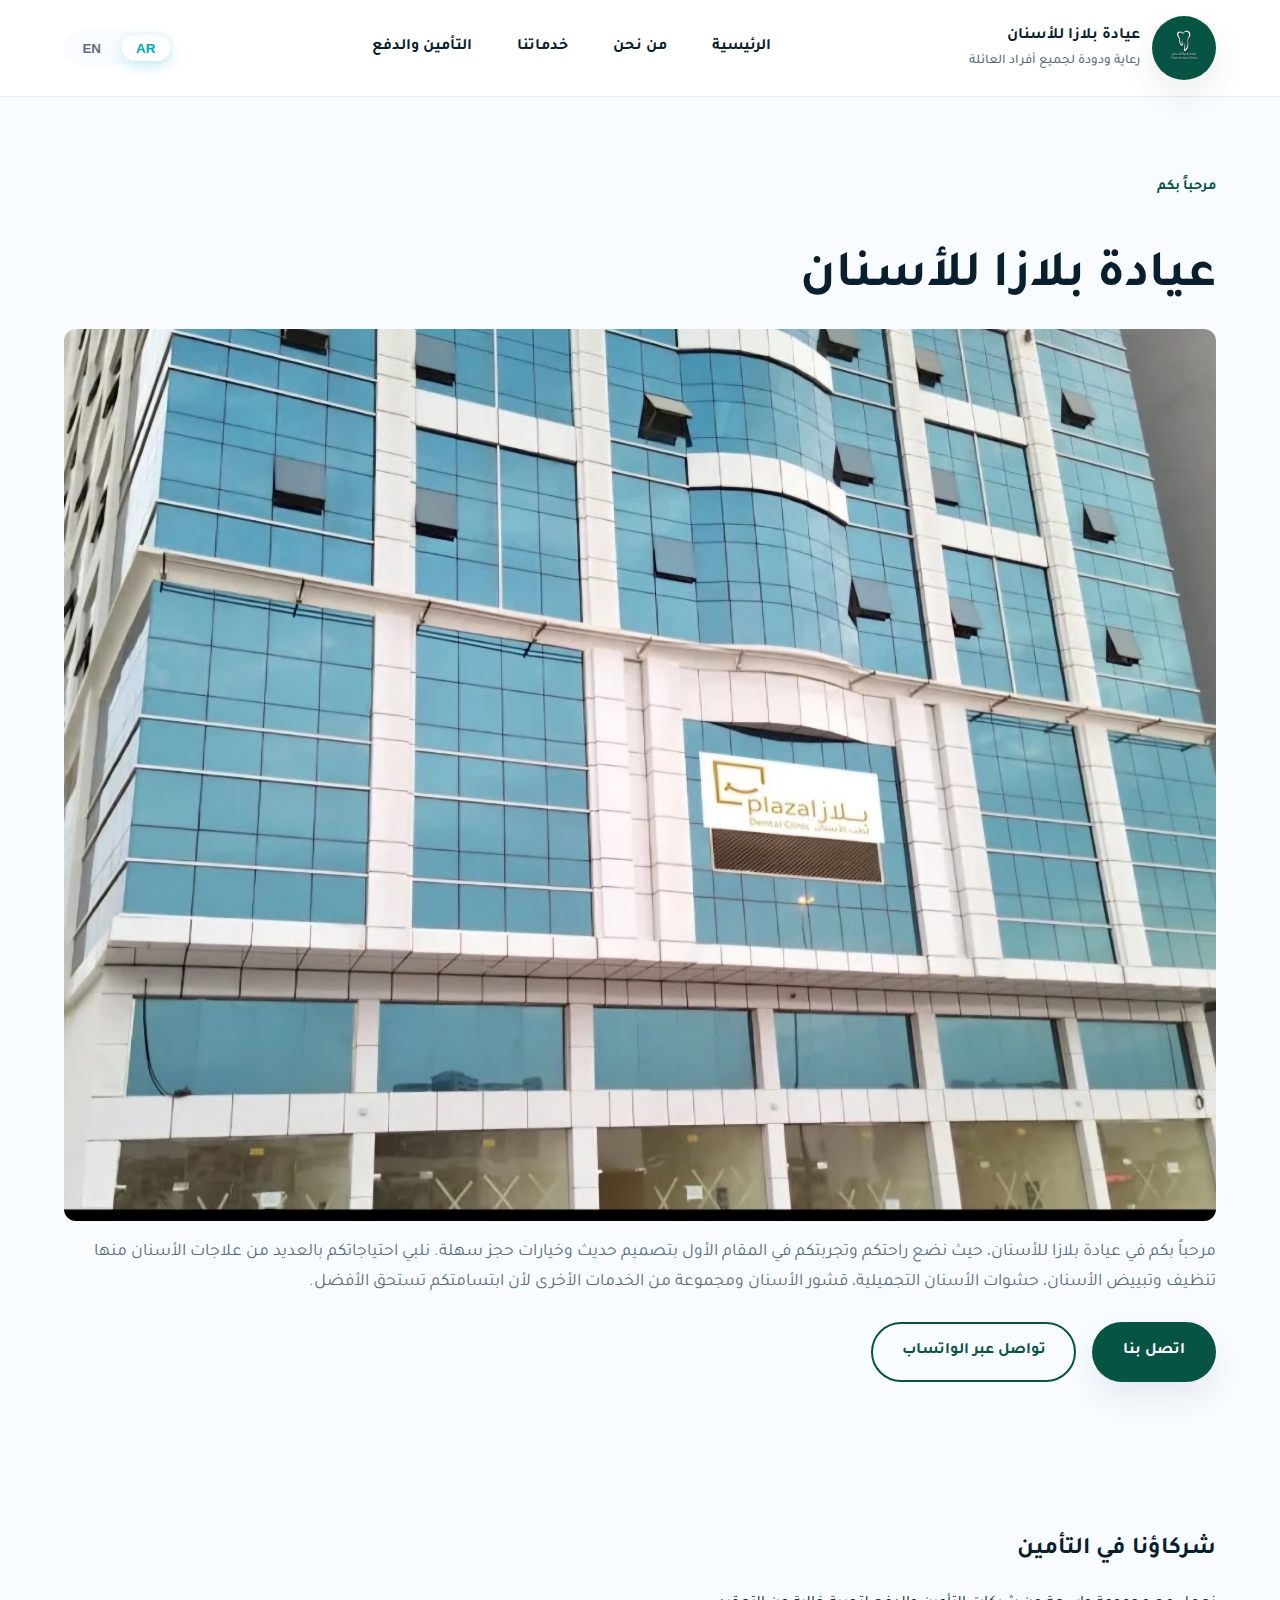
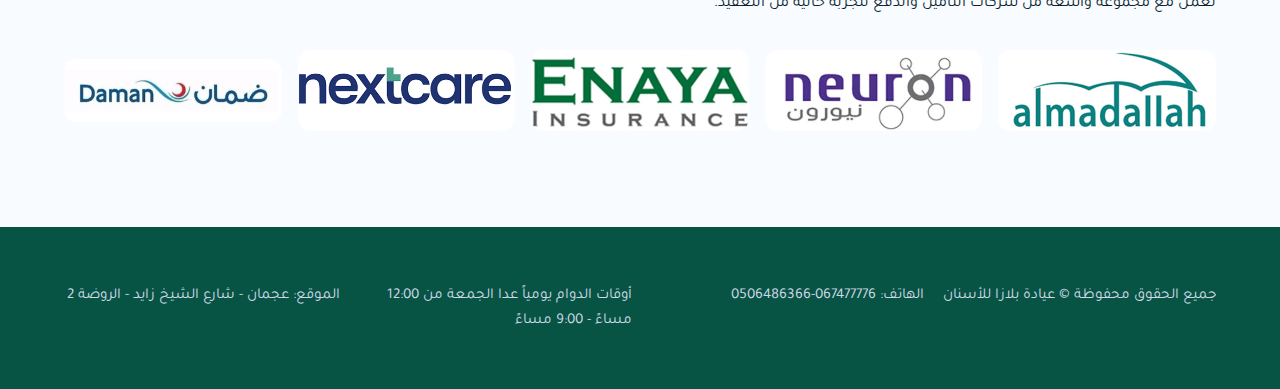
<file: index.html>
<!DOCTYPE html>
<html lang="ar" dir="rtl">
  <head>
    <!-- Google Tag Manager -->
<script>(function(w,d,s,l,i){w[l]=w[l]||[];w[l].push({'gtm.start':
new Date().getTime(),event:'gtm.js'});var f=d.getElementsByTagName(s)[0],
j=d.createElement(s),dl=l!='dataLayer'?'&l='+l:'';j.async=true;j.src=
'https://www.googletagmanager.com/gtm.js?id='+i+dl;f.parentNode.insertBefore(j,f);
})(window,document,'script','dataLayer','GTM-PJJW8KDW');</script>
<!-- End Google Tag Manager -->
    <meta charset="UTF-8" />
    <meta name="viewport" content="width=device-width, initial-scale=1.0" />
    <meta
      name="description"
      content="عيادة بلازا للأسنان تقدم تجربة رعاية لطيفة وحديثة مع خيارات حجز مرنة ودعم تأمين واسع."
    />
    <meta
      name="keywords"
      content="عيادة أسنان, بلازا, تنظيف الأسنان, تبييض الأسنان, حجز موعد أسنان"
    />
    <title data-i18n="seo.homeTitle">عيادة بلازا للأسنان</title>
    <link rel="stylesheet" href="style.css" />
    <!-- Google tag (gtag.js) -->
<script async src="https://www.googletagmanager.com/gtag/js?id=AW-17765559713">
</script>
<script>
  window.dataLayer = window.dataLayer || [];
  function gtag(){dataLayer.push(arguments);}
  gtag('js', new Date());

  gtag('config', 'AW-17765559713');
</script>
  </head>
  <body>
    <!-- Google Tag Manager (noscript) -->
<noscript><iframe src="https://www.googletagmanager.com/ns.html?id=GTM-PJJW8KDW"
height="0" width="0" style="display:none;visibility:hidden"></iframe></noscript>
<!-- End Google Tag Manager (noscript) -->
    <header class="site-header">
      <div class="container nav-container">
        <a href="index.html" class="logo">
          <img src="logo.webp" class="circle-img" alt="Plaza Dental Clinic logo" />
          <div>
            <span data-i18n="brand.name">عيادة بلازا للأسنان</span>
            <small data-i18n="brand.tagline">رعاية ودودة لجميع أفراد العائلة</small>
          </div>
        </a>
        <nav class="main-nav">
          <a href="index.html" data-i18n="nav.home">الرئيسية</a>
          <a href="about.html" data-i18n="nav.about">من نحن</a>
          <a href="services.html" data-i18n="nav.services">خدماتنا</a>
          <a href="insurance.html" data-i18n="nav.insurance">التأمين والدفع</a>
        </nav>
        <div class="lang-toggle" aria-label="Language selector">
          <button class="lang-btn active" data-lang="ar">AR</button>
          <button class="lang-btn" data-lang="en">EN</button>
        </div>
      </div>
    </header>

    <main>
      <section class="hero">
        <div class="container hero-grid">
          <div class="hero-text">
            <p class="eyebrow" data-i18n="hero.eyebrow">مرحباً بكم</p>
             <div class="hero-media">
                <h1 data-i18n="hero.title">عيادة بلازا للأسنان</h1>
            <img
              src="img.jpg"
              alt="Modern dental chair and welcoming clinic"
              class="hero-img"
              loading="lazy"
            />
          </div>
         
            <p class="lead" data-i18n="hero.subtitle">
              مرحباً بكم في عيادة بلازا للأسنان، حيث نضع راحتكم وتجربتكم في المقام الأول
              بتصميم حديث وخيارات حجز سهلة.
              <br />
              نلبي احتياجاتكم بالعديد من علاجات الأسنان منها تنظيف وتبييض الأسنان، حشوات
              الأسنان التجميلية، قشور الأسنان ومجموعة من الخدمات الأخرى لأن ابتسامتكم تستحق
              الأفضل.
            </p>
            <div class="cta-group">
              <a
                class="btn primary"
                href="tel:067477776"
                data-i18n="hero.ctaCall"
                data-gtm-event="call_click"
                >اتصل بنا</a
              >
              
              <a
                class="btn secondary"
                href="https://wa.me/971506486366"
                target="_blank"
                rel="noopener"
                data-i18n="hero.ctaWhatsapp"
                 data-gtm-event="whatsapp_click"
                >تواصل عبر الواتساب</a
              >
            </div>
          </div>
         
        </div>
      </section>

      <section class="partners">
        <div class="container">
          <h2 data-i18n="partners.title">شركاؤنا في التأمين</h2>
          <p data-i18n="partners.text">
            نعمل مع مجموعة واسعة من شركات التأمين والدفع لتجربة خالية من التعقيد.
          </p>
          <div class="partner-logos">
            <img src="insurance1.jpg" alt="Insurance logo 1" />
            <img src="insurance2.jpg" alt="Insurance logo 2" />
            <img src="insurance3.jpg" alt="Insurance logo 3" />
            <img src="insurance4.jpg" alt="Insurance logo 4" />
            <img src="insurance5.jpg" alt="Insurance logo 5" />
          </div>
        </div>
      </section>
    </main>

    <footer class="site-footer">
      <div class="container footer-grid">
        <p data-i18n="footer.rights">جميع الحقوق محفوظة © عيادة بلازا للأسنان</p>
        <p data-i18n="footer.phone">الهاتف: 067477777 - 0506486366 </p>
        <p data-i18n="footer.hours">الدوام: يومياً 12 مساءً – 9 مساءً</p>
        <p data-i18n="footer.location">الموقع: عجمان - شارع الشيخ زايد -الروضة 2</p>
      </div>
    </footer>

    <script src="script.js"></script>
  </body>
</html>
</file>
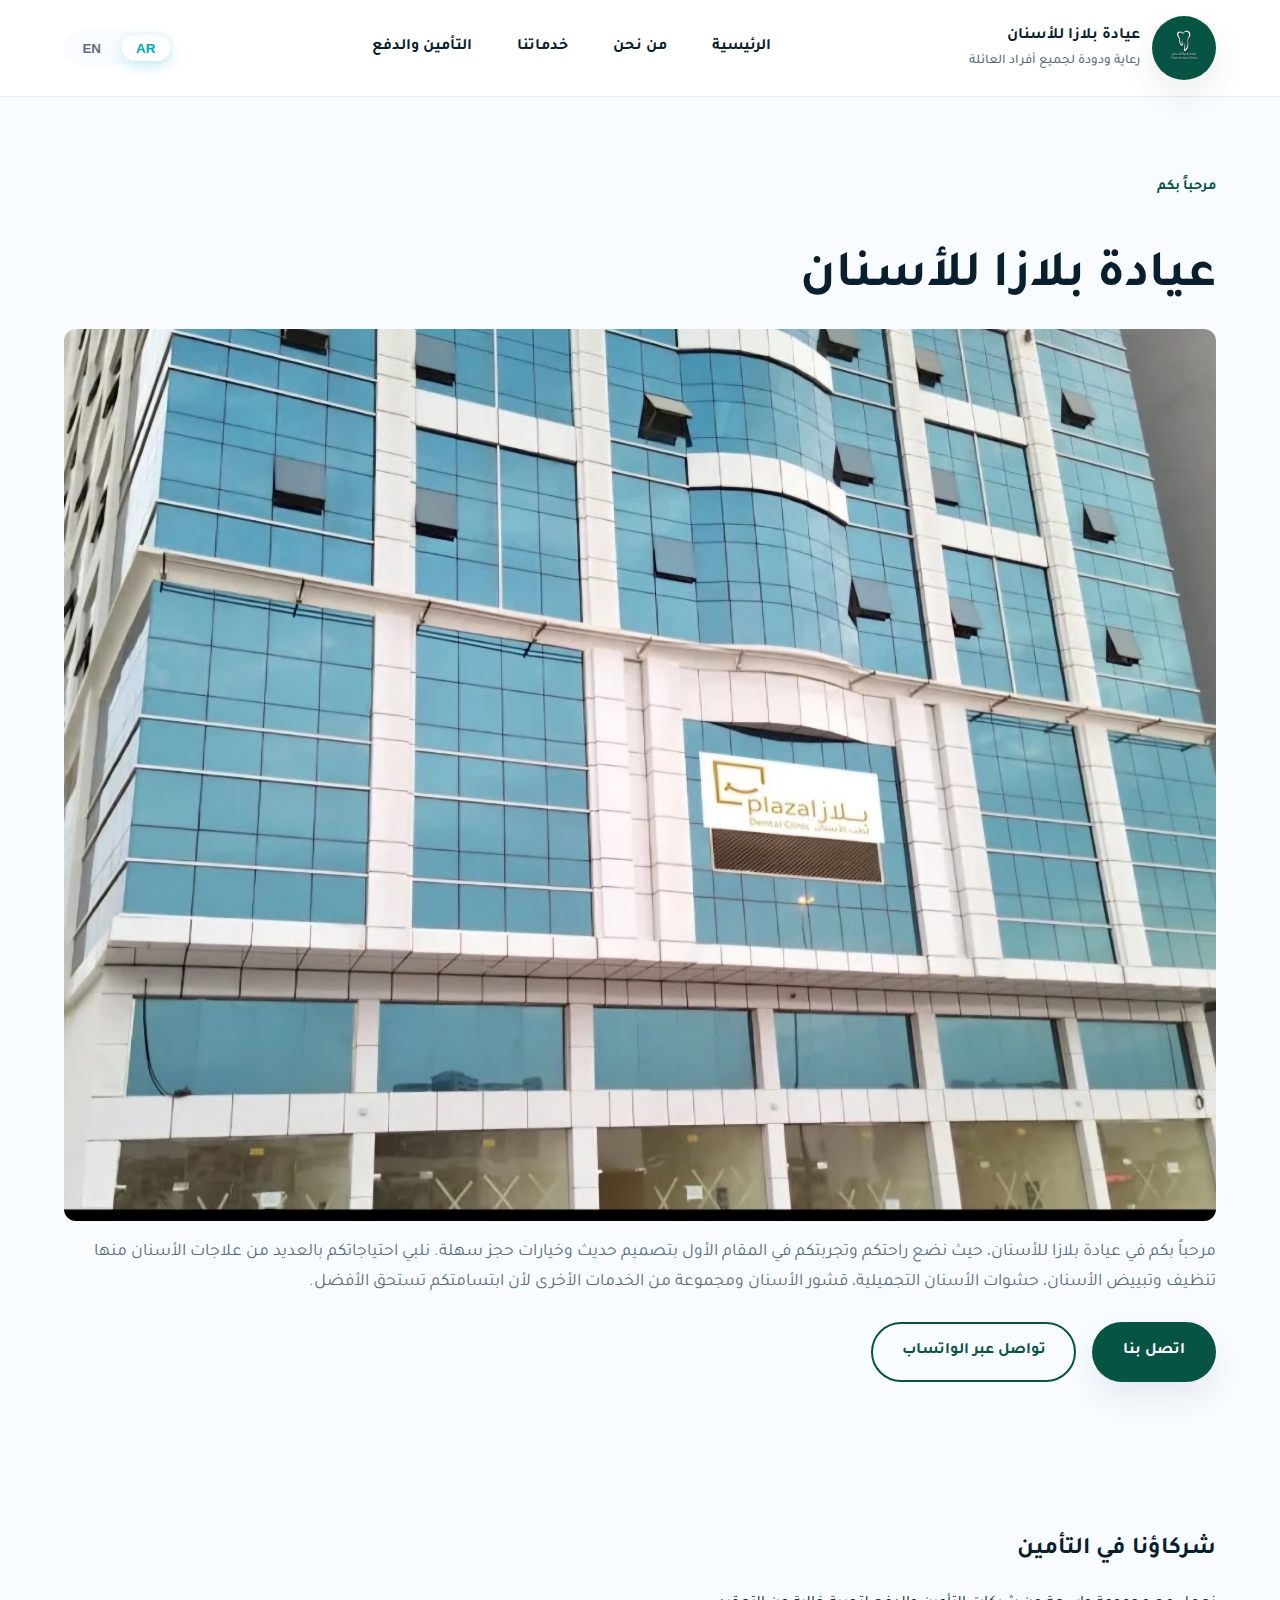
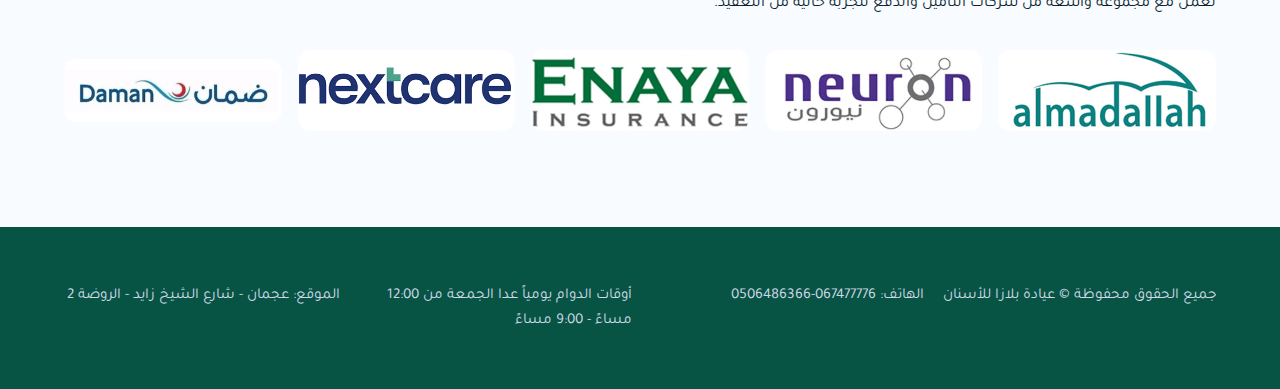
<file: plaza website/index.html>
<!DOCTYPE html>
<html lang="ar" dir="rtl">
  <head>
    <meta charset="UTF-8" />
    <meta name="viewport" content="width=device-width, initial-scale=1.0" />
    <meta
      name="description"
      content="عيادة بلازا للأسنان تقدم تجربة رعاية لطيفة وحديثة مع خيارات حجز مرنة ودعم تأمين واسع."
    />
    <meta
      name="keywords"
      content="عيادة أسنان, بلازا, تنظيف الأسنان, تبييض الأسنان, حجز موعد أسنان"
    />
    <title data-i18n="seo.homeTitle">عيادة بلازا للأسنان</title>
    <link rel="stylesheet" href="style.css" />
  </head>
  <body>
    <header class="site-header">
      <div class="container nav-container">
        <a href="index.html" class="logo">
          <img src="logo.webp" class="circle-img" alt="Plaza Dental Clinic logo" />
          <div>
            <span data-i18n="brand.name">عيادة بلازا للأسنان</span>
            <small data-i18n="brand.tagline">رعاية ودودة لجميع أفراد العائلة</small>
          </div>
        </a>
        <nav class="main-nav">
          <a href="index.html" data-i18n="nav.home">الرئيسية</a>
          <a href="about.html" data-i18n="nav.about">من نحن</a>
          <a href="services.html" data-i18n="nav.services">خدماتنا</a>
          <a href="insurance.html" data-i18n="nav.insurance">التأمين والدفع</a>
        </nav>
        <div class="lang-toggle" aria-label="Language selector">
          <button class="lang-btn active" data-lang="ar">AR</button>
          <button class="lang-btn" data-lang="en">EN</button>
        </div>
      </div>
    </header>

    <main>
      <section class="hero">
        <div class="container hero-grid">
          <div class="hero-text">
            <p class="eyebrow" data-i18n="hero.eyebrow">مرحباً بكم</p>
             <div class="hero-media">
                <h1 data-i18n="hero.title">عيادة بلازا للأسنان</h1>
            <img
              src="img.jpg"
              alt="Modern dental chair and welcoming clinic"
              class="hero-img"
              loading="lazy"
            />
          </div>
         
            <p class="lead" data-i18n="hero.subtitle">
              مرحباً بكم في عيادة بلازا للأسنان، حيث نضع راحتكم وتجربتكم في المقام الأول
              بتصميم حديث وخيارات حجز سهلة.
              <br />
              نلبي احتياجاتكم بالعديد من علاجات الأسنان منها تنظيف وتبييض الأسنان، حشوات
              الأسنان التجميلية، قشور الأسنان ومجموعة من الخدمات الأخرى لأن ابتسامتكم تستحق
              الأفضل.
            </p>
            <div class="cta-group">
              <a
                class="btn primary"
                href="tel:067477776"
                data-i18n="hero.ctaCall"
                >اتصل بنا</a
              >
              <a
                class="btn secondary"
                href="https://wa.me/971506486366"
                target="_blank"
                rel="noopener"
                data-i18n="hero.ctaWhatsapp"
                >تواصل عبر الواتساب</a
              >
            </div>
          </div>
         
        </div>
      </section>

      <section class="partners">
        <div class="container">
          <h2 data-i18n="partners.title">شركاؤنا في التأمين</h2>
          <p data-i18n="partners.text">
            نعمل مع مجموعة واسعة من شركات التأمين والدفع لتجربة خالية من التعقيد.
          </p>
          <div class="partner-logos">
            <img src="insurance1.jpg" alt="Insurance logo 1" />
            <img src="insurance2.jpg" alt="Insurance logo 2" />
            <img src="insurance3.jpg" alt="Insurance logo 3" />
            <img src="insurance4.jpg" alt="Insurance logo 4" />
            <img src="insurance5.jpg" alt="Insurance logo 5" />
          </div>
        </div>
      </section>
    </main>

    <footer class="site-footer">
      <div class="container footer-grid">
        <p data-i18n="footer.rights">جميع الحقوق محفوظة © عيادة بلازا للأسنان</p>
        <p data-i18n="footer.phone">الهاتف: 067477777 - 0506486366 </p>
        <p data-i18n="footer.hours">الدوام: يومياً 12 مساءً – 9 مساءً</p>
        <p data-i18n="footer.location">الموقع: عجمان - شارع الشيخ زايد -الروضة 2</p>
      </div>
    </footer>

    <script src="script.js"></script>
  </body>
</html>
</file>
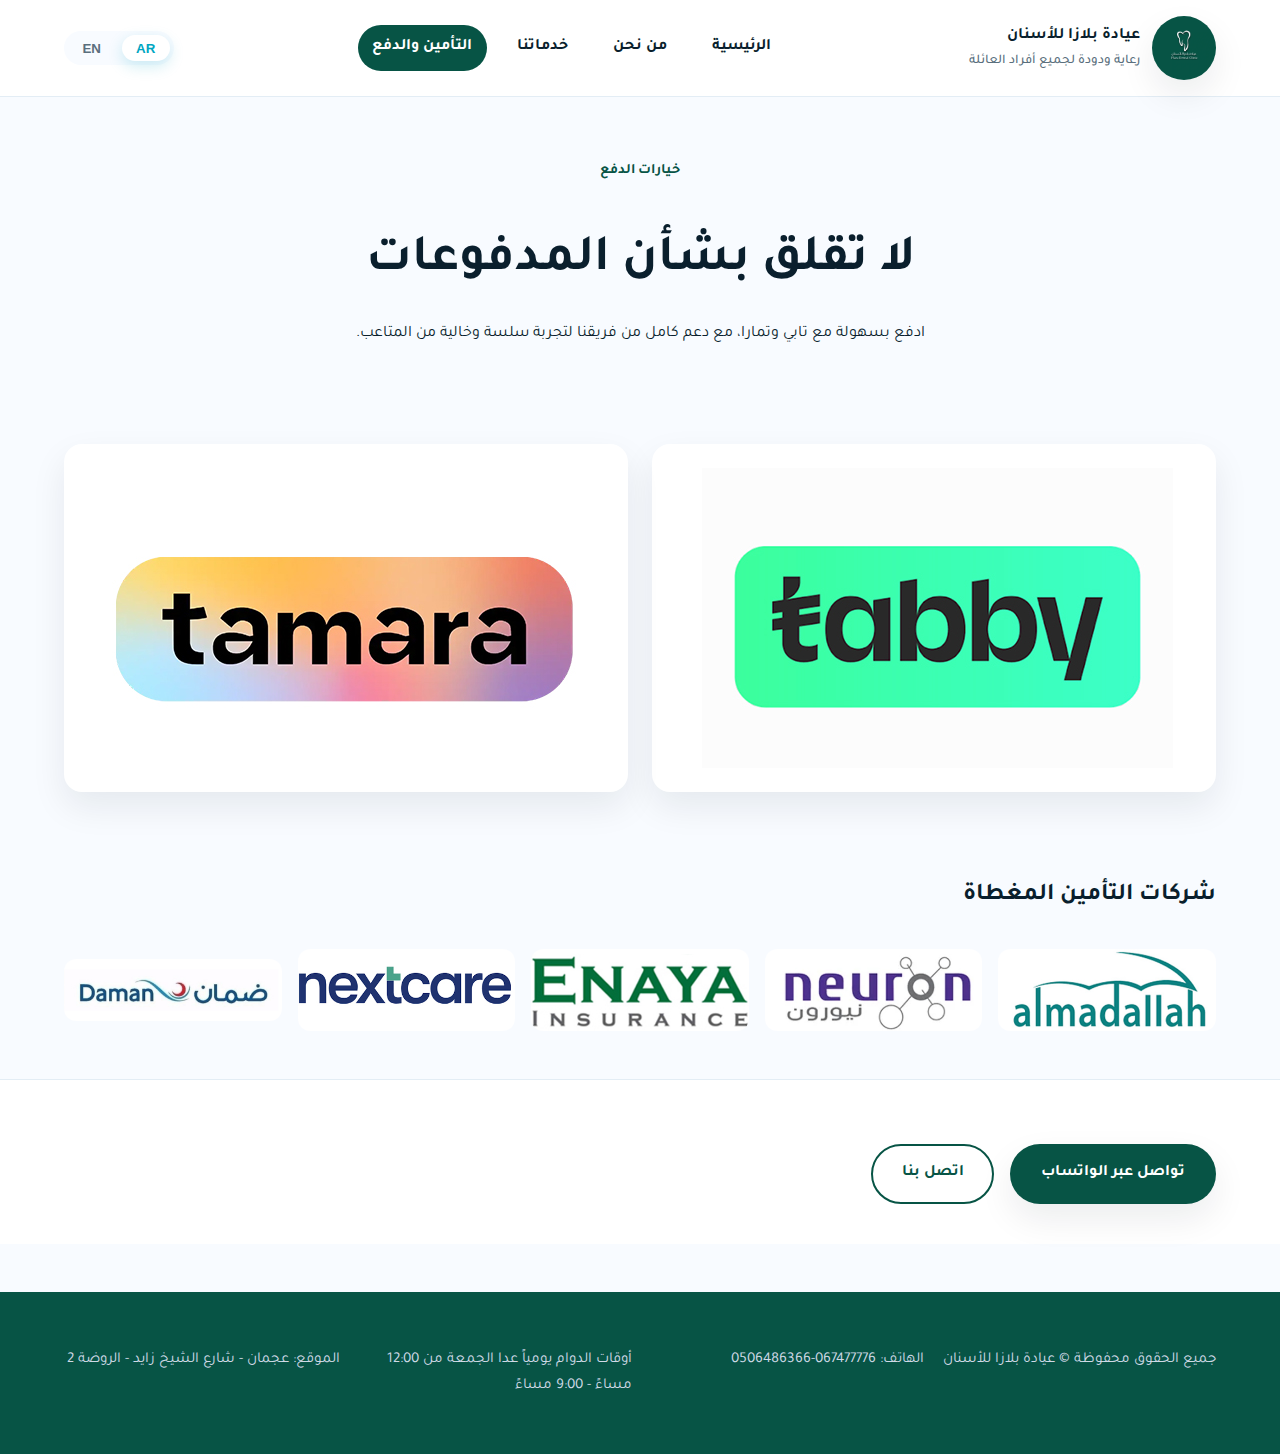
<file: insurance.html>
<!DOCTYPE html>
<html lang="ar" dir="rtl">
  <head>
    <meta charset="UTF-8" />
    <meta name="viewport" content="width=device-width, initial-scale=1.0" />
    <meta
      name="description"
      content="خيارات الدفع والتأمين في عيادة بلازا للأسنان مصممة لتكون سهلة ومرنة."
    />
    <title data-i18n="seo.insuranceTitle">التأمين والدفع | عيادة بلازا للأسنان</title>
    <link rel="stylesheet" href="style.css" />
  </head>
  <body>
    <header class="site-header">
      <div class="container nav-container">
        <a href="index.html" class="logo">
          <img src="logo.webp" class="circle-img" alt="Plaza Dental Clinic logo" />
          <div>
            <span data-i18n="brand.name">عيادة بلازا للأسنان</span>
            <small data-i18n="brand.tagline">رعاية ودودة لجميع أفراد العائلة</small>
          </div>
        </a>
        <nav class="main-nav">
          <a href="index.html" data-i18n="nav.home">الرئيسية</a>
          <a href="about.html" data-i18n="nav.about">من نحن</a>
          <a href="services.html" data-i18n="nav.services">خدماتنا</a>
          <a class="active" href="insurance.html" data-i18n="nav.insurance">التأمين والدفع</a>
        </nav>
        <div class="lang-toggle" aria-label="Language selector">
          <button class="lang-btn active" data-lang="ar">AR</button>
          <button class="lang-btn" data-lang="en">EN</button>
        </div>
      </div>
    </header>

    <main>
      <section class="page-hero">
        <div class="container narrow">
          <p class="eyebrow" data-i18n="insurance.eyebrow">خيارات الدفع</p>
          <h1 data-i18n="insurance.title">لا تقلق بشأن المدفوعات</h1>
          <p data-i18n="insurance.subtitle">
            ادفع بسهولة مع تابي وتمارا، مع دعم كامل من فريقنا لتجربة سلسة وخالية من المتاعب.
          </p>
        </div>
      </section>

      <section class="payment-programs">
        <div class="container">
          <div class="programs-grid">
            <div class="program-card">
              <img
                src="tabby.jpg"
                alt="Flexible payment illustration"
                loading="lazy"
              />
            </div>
            <div class="program-card">
              <img
                src="tamara.jpg"
                alt="Guest completing payment with support"
                loading="lazy"
              />
            </div>
          </div>
        </div>
      </section>

      <section class="partners">
        <div class="container">
          <h2 data-i18n="insurance.partnersTitle">شركات التأمين المغطاة</h2>
          <div class="partner-logos">
            <img src="insurance1.jpg" alt="Insurance logo 1" />
            <img src="insurance2.jpg" alt="Insurance logo 2" />
            <img src="insurance3.jpg"alt="Insurance logo 3" />
            <img src="insurance4.jpg" alt="Insurance logo 4" />
            <img src="insurance5.jpg" alt="Insurance logo 5" />
          </div>
        </div>
      </section>

      <section class="cta-strip">
        <div class="container cta-group">
          <a class="btn primary" href="https://wa.me/971506486366" target="_blank" rel="noopener" data-i18n="insurance.ctaWhatsapp"
            >تواصل عبر الواتساب</a
          >
          <a class="btn secondary" href="tel:067477776" data-i18n="insurance.ctaCall">اتصل بنا</a>
        </div>
      </section>
    </main>

    <footer class="site-footer">
      <div class="container footer-grid">
        <p data-i18n="footer.rights">جميع الحقوق محفوظة © عيادة بلازا للأسنان</p>
        <p data-i18n="footer.phone">الهاتف: 067477776  0506486366</p>
        <p data-i18n="footer.hours">أوقات الدوام يومياً عدا الجمعة من 12:00 مساءً - 9:00 مساءً</p>
        <p data-i18n="footer.location">عجمان - شارع الشيخ زايد - الروضة 2</p>
      </div>
    </footer>

    <script src="script.js"></script>
  </body>
</html>
</file>
<file: style.css>
@import url("https://fonts.googleapis.com/css2?family=Tajawal:wght@400;500;700&display=swap");

:root {
  --bg: #f8fbff;
  --card: #ffffff;
  --accent: #00a6c2;
  --accent-dark: #0087a0;
  --text: #0a1f2d;
  --text-light: #5a6f7d;
  --border: #e3edf5;
  --shadow: 0 15px 35px rgba(15, 23, 42, 0.08);
}

*,
*::before,
*::after {
  box-sizing: border-box;
}

body {
  margin: 0;
  font-family: "Tajawal", "Segoe UI", system-ui, -apple-system, sans-serif;
  background: var(--bg);
  color: var(--text);
  line-height: 1.7;
}

img {
  max-width: 100%;
  display: block;
  border-radius: 12px;
}

.circle-img {
  width: 64px;
  height: 64px;
  border-radius: 50%;
  object-fit: cover;
  box-shadow: var(--shadow);
}

a {
  color: inherit;
  text-decoration: none;
}

.container {
  width: min(1200px, 90vw);
  margin: 0 auto;
}

.narrow {
  width: min(760px, 90vw);
}

.site-header {
  background: var(--card);
  border-bottom: 1px solid var(--border);
  position: sticky;
  top: 0;
  z-index: 10;
}

.nav-container {
  display: flex;
  align-items: center;
  justify-content: space-between;
  gap: 1.5rem;
  padding: 1rem 0;
}

.logo {
  display: flex;
  align-items: center;
  gap: 0.75rem;
  font-weight: 700;
}

.logo small {
  display: block;
  font-weight: 500;
  color: var(--text-light);
}

.main-nav {
  display: flex;
  gap: 1rem;
  font-weight: 600;
}

.main-nav a {
  padding: 0.6rem 0.9rem;
  border-radius: 999px;
  transition: background 0.2s, color 0.2s;
}

.main-nav a:hover,
.main-nav a.active {
  background: #075445;
  color: #fff;
}

.lang-toggle {
  display: inline-flex;
  gap: 0.4rem;
  background: var(--bg);
  padding: 0.25rem;
  border-radius: 999px;
}

.lang-btn {
  border: none;
  background: transparent;
  padding: 0.35rem 0.9rem;
  border-radius: 999px;
  cursor: pointer;
  font-weight: 600;
  color: var(--text-light);
}

.lang-btn.active {
  background: var(--card);
  color: var(--accent);
  box-shadow: 0 5px 15px rgba(0, 166, 194, 0.2);
}

.hero {
  padding: 4rem 0 5rem;
}

.hero-grid {
  display: grid;
  grid-template-columns: repeat(auto-fit, minmax(280px, 1fr));
  gap: 3rem;
  align-items: center;
}

.hero-text h1,
.page-hero h1 {
  font-size: clamp(2.4rem, 4vw, 3.4rem);
  margin-bottom: 0.5rem;
}

.hero .lead {
  font-size: 1.1rem;
  color: var(--text-light);
}

.eyebrow {
  letter-spacing: normal;
  font-size: 0.9rem;
  text-transform: uppercase;
  color: #075445;
  font-weight: 700;
  font-family: "Tajawal", "Segoe UI", system-ui, sans-serif;
}

.cta-group {
  display: flex;
  flex-wrap: wrap;
  gap: 1rem;
  margin-top: 1.5rem;
}

.btn {
  display: inline-flex;
  align-items: center;
  justify-content: center;
  padding: 0.9rem 1.8rem;
  border-radius: 999px;
  font-weight: 600;
  border: 2px solid transparent;
  transition: transform 0.2s, box-shadow 0.2s, background 0.2s;
}

.btn.primary {
  background: #075445;
  color: #fff;
  box-shadow: var(--shadow);
}

.btn.primary:hover {
  background: #053d32;
  transform: translateY(-2px);
}

.btn.secondary {
  background: transparent;
  color: #075445;
  border-color: #075445;
}

.btn.secondary:hover {
  background: rgba(7, 84, 69, 0.08);
}

.partners {
  padding: 3rem 0;
}

.partner-logos {
  display: grid;
  grid-template-columns: repeat(auto-fit, minmax(120px, 1fr));
  gap: 1rem;
  align-items: center;
  justify-items: center;
  margin-top: 2rem;
}

.page-hero {
  padding: 3rem 0;
  text-align: center;
}

.about-image {
  margin: 1.5rem 0 2rem;
  border-radius: 16px;
  overflow: hidden;
  box-shadow: var(--shadow);
}

.about-image img {
  width: 100%;
  max-width: 800px;
  height: auto;
  display: block;
  margin: 0 auto;
}

.about-intro {
  font-size: 1.1rem;
  line-height: 1.8;
  color: var(--text-secondary);
  margin-top: 1.5rem;
  max-width: 800px;
  margin-left: auto;
  margin-right: auto;
}

.about-highlights {
  padding: 3rem 0 5rem;
}

.about-benefits {
  padding: 2rem 0 4rem;
}

.about-benefits h2 {
  text-align: center;
  margin-bottom: 2rem;
  font-size: clamp(2rem, 3vw, 2.6rem);
}

.benefits-grid {
  display: grid;
  grid-template-columns: repeat(auto-fit, minmax(230px, 1fr));
  gap: 1.5rem;
}

.benefit-card {
  background: var(--card);
  padding: 1.5rem;
  border-radius: 18px;
  box-shadow: var(--shadow);
  border: 1px solid var(--border);
}

.benefit-card h3 {
  margin-top: 0.2rem;
  margin-bottom: 0.8rem;
}

.benefit-icon {
  font-size: 1.6rem;
}

.grid-2 {
  display: grid;
  grid-template-columns: repeat(auto-fit, minmax(260px, 1fr));
  gap: 2.5rem;
}

.about-points p,
.about-story p {
  background: var(--card);
  padding: 1rem 1.3rem;
  border-radius: 16px;
  margin: 0 0 1rem;
  box-shadow: var(--shadow);
}


.service-list {
  padding: 2rem 0 4rem;
}

.cards-grid {
  display: grid;
  grid-template-columns: repeat(auto-fit, minmax(250px, 1fr));
  gap: 1.5rem;
}

.service-card {
  background: var(--card);
  border-radius: 18px;
  padding: 1.2rem;
  box-shadow: var(--shadow);
  display: flex;
  flex-direction: column;
  gap: 1rem;
}

.service-card h3 {
  margin: 0;
}

.service-card img {
  height: 220px;
  object-fit: cover;
  width: 100%;
}

.cta-strip {
  padding: 2.5rem 0;
  background: var(--card);
  border-top: 1px solid var(--border);
}

.payment-programs {
  padding: 2rem 0 1rem;
}

.programs-grid {
  display: grid;
  grid-template-columns: repeat(auto-fit, minmax(220px, 1fr));
  gap: 1.5rem;
}

.program-card {
  background: var(--card);
  padding: 1.5rem;
  border-radius: 18px;
  box-shadow: var(--shadow);
  display: flex;
  align-items: center;
  justify-content: center;
}

.site-footer {
  background: #075445;
  color: #cfd9e5;
  padding: 2.5rem 0;
  margin-top: 3rem;
}

.footer-grid {
  display: grid;
  grid-template-columns: repeat(auto-fit, minmax(180px, 1fr));
  gap: 1rem;
  font-size: 0.95rem;
}

@media (max-width: 768px) {
  .nav-container {
    flex-wrap: wrap;
    justify-content: center;
    text-align: center;
  }

  .main-nav {
    flex-wrap: wrap;
    justify-content: center;
  }

  .logo {
    flex-direction: column;
  }

  .lang-toggle {
    position: fixed;
    top: 1rem;
    left: 1rem;
    z-index: 100;
    box-shadow: 0 4px 12px rgba(0, 0, 0, 0.15);
  }

  body[dir="rtl"] .lang-toggle {
    left: auto;
    right: 1rem;
  }
}

  
body[dir="ltr"] .eyebrow {
  letter-spacing: 0.08em;
}
</file>
<file: plaza website/style.css>
@import url("https://fonts.googleapis.com/css2?family=Tajawal:wght@400;500;700&display=swap");

:root {
  --bg: #f8fbff;
  --card: #ffffff;
  --accent: #00a6c2;
  --accent-dark: #0087a0;
  --text: #0a1f2d;
  --text-light: #5a6f7d;
  --border: #e3edf5;
  --shadow: 0 15px 35px rgba(15, 23, 42, 0.08);
}

*,
*::before,
*::after {
  box-sizing: border-box;
}

body {
  margin: 0;
  font-family: "Tajawal", "Segoe UI", system-ui, -apple-system, sans-serif;
  background: var(--bg);
  color: var(--text);
  line-height: 1.7;
}

img {
  max-width: 100%;
  display: block;
  border-radius: 12px;
}

.circle-img {
  width: 64px;
  height: 64px;
  border-radius: 50%;
  object-fit: cover;
  box-shadow: var(--shadow);
}

a {
  color: inherit;
  text-decoration: none;
}

.container {
  width: min(1200px, 90vw);
  margin: 0 auto;
}

.narrow {
  width: min(760px, 90vw);
}

.site-header {
  background: var(--card);
  border-bottom: 1px solid var(--border);
  position: sticky;
  top: 0;
  z-index: 10;
}

.nav-container {
  display: flex;
  align-items: center;
  justify-content: space-between;
  gap: 1.5rem;
  padding: 1rem 0;
}

.logo {
  display: flex;
  align-items: center;
  gap: 0.75rem;
  font-weight: 700;
}

.logo small {
  display: block;
  font-weight: 500;
  color: var(--text-light);
}

.main-nav {
  display: flex;
  gap: 1rem;
  font-weight: 600;
}

.main-nav a {
  padding: 0.6rem 0.9rem;
  border-radius: 999px;
  transition: background 0.2s, color 0.2s;
}

.main-nav a:hover,
.main-nav a.active {
  background: #075445;
  color: #fff;
}

.lang-toggle {
  display: inline-flex;
  gap: 0.4rem;
  background: var(--bg);
  padding: 0.25rem;
  border-radius: 999px;
}

.lang-btn {
  border: none;
  background: transparent;
  padding: 0.35rem 0.9rem;
  border-radius: 999px;
  cursor: pointer;
  font-weight: 600;
  color: var(--text-light);
}

.lang-btn.active {
  background: var(--card);
  color: var(--accent);
  box-shadow: 0 5px 15px rgba(0, 166, 194, 0.2);
}

.hero {
  padding: 4rem 0 5rem;
}

.hero-grid {
  display: grid;
  grid-template-columns: repeat(auto-fit, minmax(280px, 1fr));
  gap: 3rem;
  align-items: center;
}

.hero-text h1,
.page-hero h1 {
  font-size: clamp(2.4rem, 4vw, 3.4rem);
  margin-bottom: 0.5rem;
}

.hero .lead {
  font-size: 1.1rem;
  color: var(--text-light);
}

.eyebrow {
  letter-spacing: normal;
  font-size: 0.9rem;
  text-transform: uppercase;
  color: #075445;
  font-weight: 700;
  font-family: "Tajawal", "Segoe UI", system-ui, sans-serif;
}

.cta-group {
  display: flex;
  flex-wrap: wrap;
  gap: 1rem;
  margin-top: 1.5rem;
}

.btn {
  display: inline-flex;
  align-items: center;
  justify-content: center;
  padding: 0.9rem 1.8rem;
  border-radius: 999px;
  font-weight: 600;
  border: 2px solid transparent;
  transition: transform 0.2s, box-shadow 0.2s, background 0.2s;
}

.btn.primary {
  background: #075445;
  color: #fff;
  box-shadow: var(--shadow);
}

.btn.primary:hover {
  background: #053d32;
  transform: translateY(-2px);
}

.btn.secondary {
  background: transparent;
  color: #075445;
  border-color: #075445;
}

.btn.secondary:hover {
  background: rgba(7, 84, 69, 0.08);
}

.partners {
  padding: 3rem 0;
}

.partner-logos {
  display: grid;
  grid-template-columns: repeat(auto-fit, minmax(120px, 1fr));
  gap: 1rem;
  align-items: center;
  justify-items: center;
  margin-top: 2rem;
}

.page-hero {
  padding: 3rem 0;
  text-align: center;
}

.about-image {
  margin: 1.5rem 0 2rem;
  border-radius: 16px;
  overflow: hidden;
  box-shadow: var(--shadow);
}

.about-image img {
  width: 100%;
  max-width: 800px;
  height: auto;
  display: block;
  margin: 0 auto;
}

.about-intro {
  font-size: 1.1rem;
  line-height: 1.8;
  color: var(--text-secondary);
  margin-top: 1.5rem;
  max-width: 800px;
  margin-left: auto;
  margin-right: auto;
}

.about-highlights {
  padding: 3rem 0 5rem;
}

.about-benefits {
  padding: 2rem 0 4rem;
}

.about-benefits h2 {
  text-align: center;
  margin-bottom: 2rem;
  font-size: clamp(2rem, 3vw, 2.6rem);
}

.benefits-grid {
  display: grid;
  grid-template-columns: repeat(auto-fit, minmax(230px, 1fr));
  gap: 1.5rem;
}

.benefit-card {
  background: var(--card);
  padding: 1.5rem;
  border-radius: 18px;
  box-shadow: var(--shadow);
  border: 1px solid var(--border);
}

.benefit-card h3 {
  margin-top: 0.2rem;
  margin-bottom: 0.8rem;
}

.benefit-icon {
  font-size: 1.6rem;
}

.grid-2 {
  display: grid;
  grid-template-columns: repeat(auto-fit, minmax(260px, 1fr));
  gap: 2.5rem;
}

.about-points p,
.about-story p {
  background: var(--card);
  padding: 1rem 1.3rem;
  border-radius: 16px;
  margin: 0 0 1rem;
  box-shadow: var(--shadow);
}


.service-list {
  padding: 2rem 0 4rem;
}

.cards-grid {
  display: grid;
  grid-template-columns: repeat(auto-fit, minmax(250px, 1fr));
  gap: 1.5rem;
}

.service-card {
  background: var(--card);
  border-radius: 18px;
  padding: 1.2rem;
  box-shadow: var(--shadow);
  display: flex;
  flex-direction: column;
  gap: 1rem;
}

.service-card h3 {
  margin: 0;
}

.service-card img {
  height: 220px;
  object-fit: cover;
  width: 100%;
}

.cta-strip {
  padding: 2.5rem 0;
  background: var(--card);
  border-top: 1px solid var(--border);
}

.payment-programs {
  padding: 2rem 0 1rem;
}

.programs-grid {
  display: grid;
  grid-template-columns: repeat(auto-fit, minmax(220px, 1fr));
  gap: 1.5rem;
}

.program-card {
  background: var(--card);
  padding: 1.5rem;
  border-radius: 18px;
  box-shadow: var(--shadow);
  display: flex;
  align-items: center;
  justify-content: center;
}

.site-footer {
  background: #075445;
  color: #cfd9e5;
  padding: 2.5rem 0;
  margin-top: 3rem;
}

.footer-grid {
  display: grid;
  grid-template-columns: repeat(auto-fit, minmax(180px, 1fr));
  gap: 1rem;
  font-size: 0.95rem;
}

@media (max-width: 768px) {
  .nav-container {
    flex-wrap: wrap;
    justify-content: center;
    text-align: center;
  }

  .main-nav {
    flex-wrap: wrap;
    justify-content: center;
  }

  .logo {
    flex-direction: column;
  }

  .lang-toggle {
    position: fixed;
    top: 1rem;
    left: 1rem;
    z-index: 100;
    box-shadow: 0 4px 12px rgba(0, 0, 0, 0.15);
  }

  body[dir="rtl"] .lang-toggle {
    left: auto;
    right: 1rem;
  }
}

  
body[dir="ltr"] .eyebrow {
  letter-spacing: 0.08em;
}
</file>
